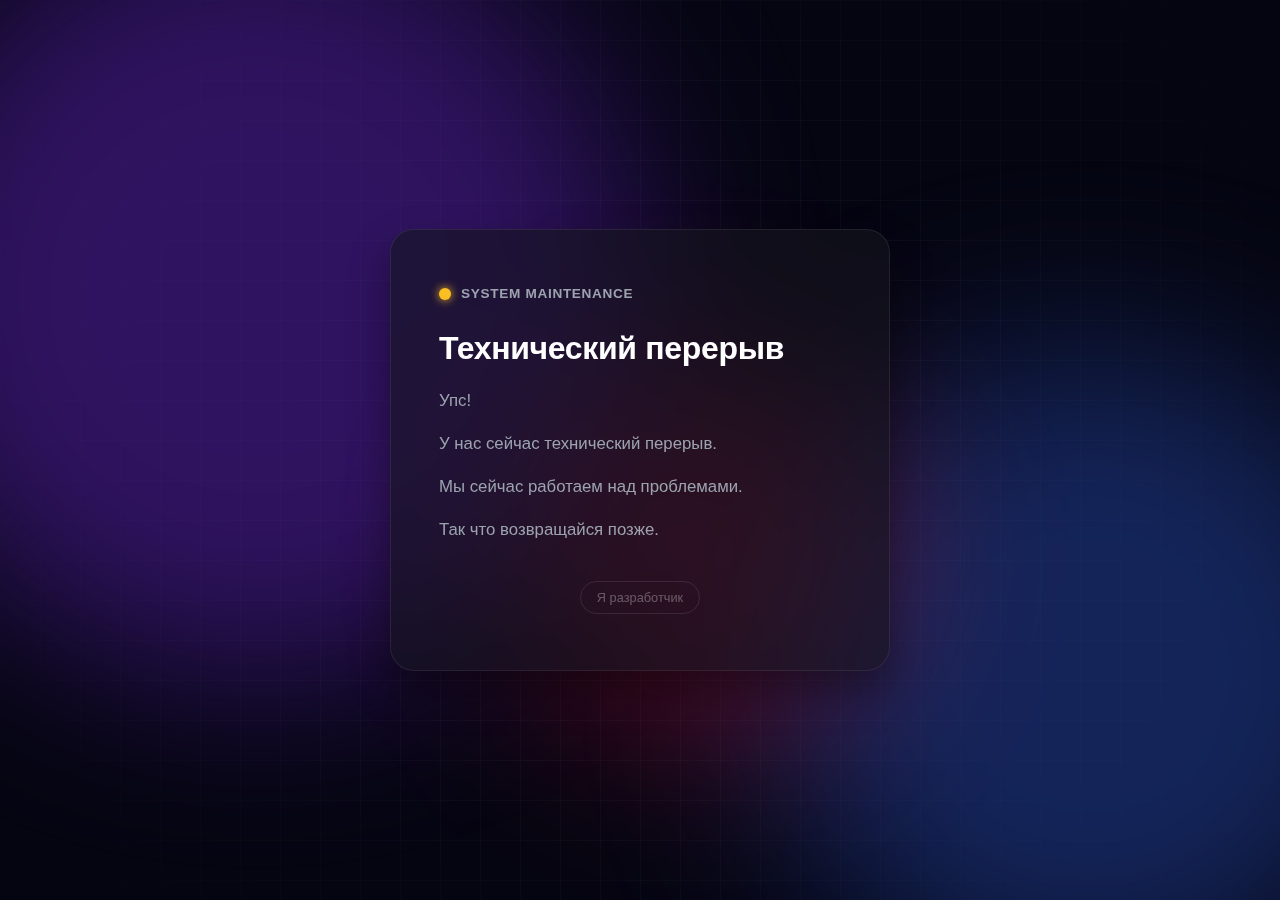
<file: index.html>
<!DOCTYPE html>
<html lang="ru">
<head>
    <meta charset="UTF-8">
    <meta name="viewport" content="width=device-width, initial-scale=1.0">
    <title>Технический перерыв</title>
    <style>
        /* --- Настройки и Цвета --- */
        :root {
            --bg-deep: #050511;
            --blob-1: #4c1d95;
            --blob-2: #1e3a8a;
            --blob-3: #be123c;
            
            --glass-bg: rgba(20, 20, 30, 0.6);
            --glass-border: rgba(255, 255, 255, 0.08);
            --text-main: #ffffff;
            --text-muted: #9CA3AF;
            --status-color: #fbbf24;
        }

        * {
            margin: 0;
            padding: 0;
            box-sizing: border-box;
            outline: none;
        }

        body {
            font-family: 'Inter', -apple-system, BlinkMacSystemFont, "Segoe UI", Roboto, Helvetica, Arial, sans-serif;
            background-color: var(--bg-deep);
            height: 100vh;
            width: 100vw;
            display: flex;
            align-items: center;
            justify-content: center;
            overflow: hidden;
            color: var(--text-main);
            position: relative;
        }

        /* --- Фон --- */
        .background-fx {
            position: absolute;
            top: 0;
            left: 0;
            width: 100%;
            height: 100%;
            z-index: -1;
            background: var(--bg-deep);
            overflow: hidden;
        }

        .blob {
            position: absolute;
            border-radius: 50%;
            filter: blur(90px);
            opacity: 0.6;
            animation: float 10s infinite ease-in-out alternate;
        }

        .blob-1 { top: -10%; left: -10%; width: 60vw; height: 60vw; background: var(--blob-1); }
        .blob-2 { bottom: -10%; right: -10%; width: 50vw; height: 50vw; background: var(--blob-2); animation-delay: -5s; }
        .blob-3 { top: 40%; left: 40%; width: 30vw; height: 30vw; background: var(--blob-3); opacity: 0.4; animation-duration: 15s; }

        .grid-overlay {
            position: absolute;
            top: 0; left: 0; width: 100%; height: 100%;
            background-image: 
                linear-gradient(rgba(255, 255, 255, 0.03) 1px, transparent 1px),
                linear-gradient(90deg, rgba(255, 255, 255, 0.03) 1px, transparent 1px);
            background-size: 40px 40px;
            z-index: -1;
            mask-image: radial-gradient(circle at center, black 40%, transparent 100%);
            -webkit-mask-image: radial-gradient(circle at center, black 40%, transparent 100%);
        }

        @keyframes float {
            0% { transform: translate(0, 0) scale(1); }
            100% { transform: translate(20px, -20px) scale(1.05); }
        }

        /* --- Основная карточка --- */
        .glass-container {
            position: relative;
            background: var(--glass-bg);
            backdrop-filter: blur(20px);
            -webkit-backdrop-filter: blur(20px);
            border: 1px solid var(--glass-border);
            padding: 3.5rem 3rem;
            border-radius: 24px;
            width: 90%;
            max-width: 500px;
            box-shadow: 0 20px 40px rgba(0,0,0,0.4);
            display: flex;
            flex-direction: column;
            gap: 1.2rem;
            z-index: 10;
        }

        /* Мигающий индикатор */
        .status-wrapper {
            display: flex;
            align-items: center;
            gap: 10px;
            margin-bottom: 0.5rem;
        }

        .status-dot {
            width: 12px;
            height: 12px;
            background-color: var(--status-color);
            border-radius: 50%;
            box-shadow: 0 0 10px var(--status-color);
            animation: blink 2s infinite ease-in-out;
        }

        .status-text {
            font-size: 0.85rem;
            color: var(--text-muted);
            text-transform: uppercase;
            letter-spacing: 0.05em;
            font-weight: 600;
        }

        @keyframes blink {
            0%, 100% { opacity: 1; transform: scale(1); }
            50% { opacity: 0.4; transform: scale(0.9); }
        }

        h1 {
            font-size: 2rem;
            font-weight: 700;
            letter-spacing: -0.01em;
            line-height: 1.2;
        }

        .message-content {
            font-size: 1.05rem;
            line-height: 1.8;
            color: var(--text-muted);
            font-weight: 400;
        }

        .message-content p { margin-bottom: 0.8rem; }
        .message-content p:last-child { margin-bottom: 0; }

        /* --- Кнопка разработчика --- */
        .dev-btn-wrapper {
            margin-top: 1rem;
            display: flex;
            justify-content: center;
        }

        .btn-dev {
            background: transparent;
            border: 1px solid rgba(255,255,255,0.1);
            color: rgba(255,255,255,0.3);
            font-size: 0.8rem;
            padding: 8px 16px;
            border-radius: 20px;
            cursor: pointer;
            transition: all 0.3s ease;
        }

        .btn-dev:hover {
            color: rgba(255,255,255,0.8);
            border-color: rgba(255,255,255,0.3);
            background: rgba(255,255,255,0.05);
        }

        /* --- МОДАЛЬНОЕ ОКНО --- */
        .modal-overlay {
            position: fixed;
            top: 0; left: 0; width: 100%; height: 100%;
            background: rgba(0, 0, 0, 0.6);
            backdrop-filter: blur(5px);
            z-index: 999;
            display: flex;
            align-items: center;
            justify-content: center;
            opacity: 0;
            pointer-events: none;
            transition: opacity 0.3s ease;
        }

        .modal-overlay.active {
            opacity: 1;
            pointer-events: all;
        }

        .modal-card {
            background: #111118;
            border: 1px solid rgba(255, 255, 255, 0.1);
            padding: 2rem;
            border-radius: 16px;
            width: 300px;
            transform: translateY(20px);
            transition: transform 0.3s cubic-bezier(0.175, 0.885, 0.32, 1.275);
            display: flex;
            flex-direction: column;
            gap: 1rem;
        }

        .modal-overlay.active .modal-card {
            transform: translateY(0);
        }

        .modal-title {
            font-size: 1.1rem;
            font-weight: 600;
            color: #fff;
            text-align: center;
        }

        .modal-input {
            width: 100%;
            background: rgba(255,255,255,0.05);
            border: 1px solid rgba(255,255,255,0.1);
            padding: 12px;
            border-radius: 8px;
            color: #fff;
            text-align: center;
            font-family: monospace;
            font-size: 1.2rem;
            letter-spacing: 0.2em;
        }

        .modal-input:focus {
            border-color: #3b82f6;
        }

        .modal-close {
            margin-top: 0.5rem;
            background: transparent;
            border: none;
            color: #6b7280;
            cursor: pointer;
            font-size: 0.9rem;
        }
        
        .modal-close:hover { color: #fff; }

        @media (max-width: 600px) {
            .glass-container { padding: 2.5rem 2rem; }
            h1 { font-size: 1.75rem; }
        }
    </style>
</head>
<body>

    <div class="background-fx">
        <div class="blob blob-1"></div>
        <div class="blob blob-2"></div>
        <div class="blob blob-3"></div>
        <div class="grid-overlay"></div>
    </div>

    <div class="glass-container">
        
        <div class="status-wrapper">
            <div class="status-dot"></div>
            <span class="status-text">System Maintenance</span>
        </div>

        <h1>Технический перерыв</h1>
        
        <div class="message-content">
            <p>Упс!</p>
            <p>У нас сейчас технический перерыв.</p>
            <p>Мы сейчас работаем над проблемами.</p>
            <p>Так что возвращайся позже.</p>
        </div>

        <div class="dev-btn-wrapper">
            <button class="btn-dev" onclick="openDevModal()">Я разработчик</button>
        </div>
    </div>

    <div class="modal-overlay" id="devModal">
        <div class="modal-card">
            <div class="modal-title">Terminal Access</div>
            <input type="password" id="devCode" class="modal-input" placeholder="****" maxlength="4" oninput="checkCode()">
            <button class="modal-close" onclick="closeDevModal()">Закрыть</button>
        </div>
    </div>

    <script>
        const modal = document.getElementById('devModal');
        const input = document.getElementById('devCode');

        function openDevModal() {
            modal.classList.add('active');
            setTimeout(() => input.focus(), 100);
        }

        function closeDevModal() {
            modal.classList.remove('active');
            input.value = ''; 
        }

        modal.addEventListener('click', (e) => {
            if (e.target === modal) closeDevModal();
        });

        function checkCode() {
            const val = input.value;
            if (val.length < 4) return;

            const num = parseInt(val);
            if (!isNaN(num)) {
                // Код 1237 зашифрован
                if ((num * 7) - 111 === 8548) {
                    input.style.borderColor = '#22c55e';
                    input.style.color = '#22c55e';
                    
                    setTimeout(() => {
                        // Вот твоя ссылка, в точности как ты просил:
                        window.location.href = 'https://golkatok.github.io/app/index1 НЕ ЗАБУДЬ ПОМЕНЯТЬ НАЗВАНИЕ.html';
                    }, 500);
                } else {
                    if (val.length === 4) {
                        input.style.borderColor = '#ef4444';
                        setTimeout(() => input.style.borderColor = 'rgba(255,255,255,0.1)', 1000);
                    }
                }
            }
        }
    </script>
</body>
</html>
</file>
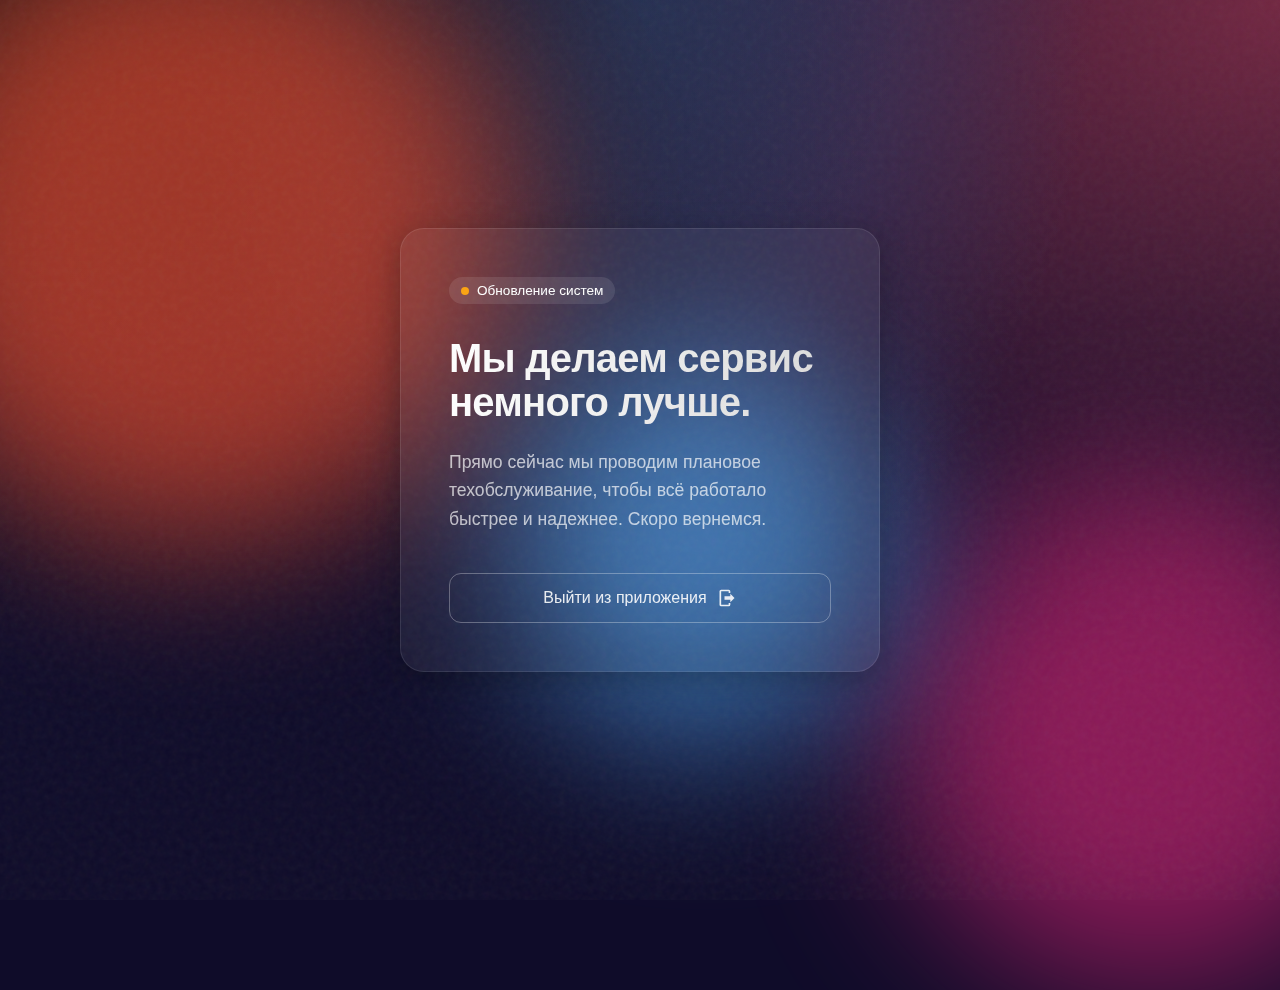
<file: techp.html>
<!DOCTYPE html>
<html lang="ru">
<head>
    <meta charset="UTF-8">
    <meta name="viewport" content="width=device-width, initial-scale=1.0">
    <title>Технический перерыв</title>
    <style>
        /* --- 1. Сброс и База --- */
        * {
            margin: 0;
            padding: 0;
            box-sizing: border-box;
        }

        body {
            font-family: 'Inter', -apple-system, BlinkMacSystemFont, "Segoe UI", Roboto, Helvetica, Arial, sans-serif;
            height: 100vh;
            width: 100vw;
            overflow: hidden;
            display: flex;
            align-items: center;
            justify-content: center;
            background-color: #0f0c29; /* Темная подложка */
            color: #ffffff;
            position: relative;
        }

        /* --- 2. Живой Фон (Mesh Gradient) --- */
        .gradient-bg {
            position: absolute;
            top: 0;
            left: 0;
            width: 100%;
            height: 100%;
            z-index: -2;
            background: 
                radial-gradient(at 0% 0%, hsla(253,16%,7%,1) 0, transparent 50%), 
                radial-gradient(at 50% 0%, hsla(225,39%,30%,1) 0, transparent 50%), 
                radial-gradient(at 100% 0%, hsla(339,49%,30%,1) 0, transparent 50%);
        }

        .orb {
            position: absolute;
            border-radius: 50%;
            filter: blur(80px);
            z-index: -1;
            animation: float 10s infinite ease-in-out alternate;
            opacity: 0.6;
        }

        .orb-1 {
            width: 50vw;
            height: 50vw;
            background: #ff512f;
            top: -10%;
            left: -10%;
            animation-duration: 14s;
        }

        .orb-2 {
            width: 40vw;
            height: 40vw;
            background: #dd2476;
            bottom: -10%;
            right: -10%;
            animation-duration: 11s;
        }

        .orb-3 {
            width: 30vw;
            height: 30vw;
            background: #4facfe;
            top: 40%;
            left: 40%;
            animation-duration: 16s;
        }

        @keyframes float {
            0% { transform: translate(0, 0) scale(1); }
            100% { transform: translate(30px, 50px) scale(1.1); }
        }

        /* --- 3. Текстура Шума (Делает дизайн "не цифровым") --- */
        .noise-overlay {
            position: fixed;
            top: 0;
            left: 0;
            width: 100%;
            height: 100%;
            pointer-events: none;
            z-index: 99;
            opacity: 0.05;
            background-image: url("data:image/svg+xml,%3Csvg viewBox='0 0 200 200' xmlns='http://www.w3.org/2000/svg'%3E%3Cfilter id='noiseFilter'%3E%3CfeTurbulence type='fractalNoise' baseFrequency='0.65' numOctaves='3' stitchTiles='stitch'/%3E%3C/filter%3E%3Crect width='100%25' height='100%25' filter='url(%23noiseFilter)'/%3E%3C/svg%3E");
        }

        /* --- 4. Карточка (Glassmorphism) --- */
        .glass-card {
            background: rgba(255, 255, 255, 0.05);
            backdrop-filter: blur(16px);
            -webkit-backdrop-filter: blur(16px);
            border: 1px solid rgba(255, 255, 255, 0.1);
            padding: 3rem;
            border-radius: 24px;
            max-width: 480px;
            width: 90%;
            text-align: left;
            box-shadow: 0 8px 32px 0 rgba(0, 0, 0, 0.3);
            display: flex;
            flex-direction: column;
            gap: 1.5rem;
            position: relative;
            z-index: 10;
        }

        h1 {
            font-size: 2.5rem;
            font-weight: 700;
            line-height: 1.1;
            background: linear-gradient(to right, #ffffff, #dcdcdc);
            -webkit-background-clip: text;
            -webkit-text-fill-color: transparent;
            letter-spacing: -0.02em;
        }

        p {
            font-size: 1.1rem;
            line-height: 1.6;
            color: rgba(255, 255, 255, 0.7);
            font-weight: 400;
        }

        /* Статус бар */
        .status-badge {
            display: inline-flex;
            align-items: center;
            gap: 8px;
            padding: 6px 12px;
            background: rgba(255, 255, 255, 0.1);
            border-radius: 20px;
            font-size: 0.85rem;
            color: #fff;
            width: fit-content;
            margin-bottom: 0.5rem;
        }

        .dot {
            width: 8px;
            height: 8px;
            background-color: #fca311;
            border-radius: 50%;
            animation: pulse 2s infinite;
        }

        @keyframes pulse {
            0% { opacity: 1; box-shadow: 0 0 0 0 rgba(252, 163, 17, 0.7); }
            70% { opacity: 1; box-shadow: 0 0 0 6px rgba(252, 163, 17, 0); }
            100% { opacity: 1; box-shadow: 0 0 0 0 rgba(252, 163, 17, 0); }
        }

        /* --- 5. Кнопка --- */
        .btn-exit {
            margin-top: 1rem;
            background: transparent;
            color: rgba(255,255,255,0.9);
            border: 1px solid rgba(255,255,255,0.3);
            padding: 14px 28px;
            font-size: 1rem;
            border-radius: 12px;
            cursor: pointer;
            transition: all 0.3s ease;
            display: flex;
            align-items: center;
            justify-content: center;
            gap: 10px;
            width: 100%;
            font-weight: 500;
            text-decoration: none; /* Если используем <a> */
        }

        .btn-exit:hover {
            background: rgba(255, 255, 255, 0.1);
            border-color: rgba(255, 255, 255, 0.8);
            transform: translateY(-2px);
        }

        .btn-exit:active {
            transform: translateY(0);
        }

        /* Иконка выхода */
        .icon-exit {
            width: 20px;
            height: 20px;
            fill: currentColor;
        }

        /* Адаптив для мобильных */
        @media (max-width: 600px) {
            .glass-card {
                padding: 2rem;
            }
            h1 {
                font-size: 2rem;
            }
        }
    </style>
</head>
<body>

    <div class="noise-overlay"></div>

    <div class="gradient-bg"></div>
    <div class="orb orb-1"></div>
    <div class="orb orb-2"></div>
    <div class="orb orb-3"></div>

    <div class="glass-card">
        <div class="status-badge">
            <span class="dot"></span>
            Обновление систем
        </div>
        
        <h1>Мы делаем сервис<br>немного лучше.</h1>
        
        <p>
            Прямо сейчас мы проводим плановое техобслуживание, чтобы всё работало быстрее и надежнее. Скоро вернемся.
        </p>

        <button class="btn-exit" onclick="exitApp()">
            <span>Выйти из приложения</span>
            <svg class="icon-exit" viewBox="0 0 24 24">
                <path d="M16 17v-3H9v-4h7V7l5 5-5 5M14 2a2 2 0 0 1 2 2v2h-2V4H5v16h9v-2h2v2a2 2 0 0 1-2 2H5a2 2 0 0 1-2-2V4a2 2 0 0 1 2-2h9Z"/>
            </svg>
        </button>
    </div>

    <script>
        function exitApp() {
            // Логика выхода зависит от окружения

            // 1. Попытка закрыть окно (работает в PWA / WebView / некоторых попапах)
            try {
                window.close();
            } catch (e) {
                console.log("Window close blocked");
            }

            // 2. Если это мобильное приложение (Android/iOS WebView Bridge)
            // Примеры распространенных интерфейсов:
            if (window.Android) {
                try { window.Android.closeApp(); } catch(e){}
            }
            if (window.webkit && window.webkit.messageHandlers && window.webkit.messageHandlers.closeApp) {
                try { window.webkit.messageHandlers.closeApp.postMessage('close'); } catch(e){}
            }

            // 3. Фолбэк: если мы в браузере и не можем закрыть вкладку
            // Обычно здесь делают редирект на страницу логина или гугла
            // window.location.href = '/login'; 
            
            // Визуальный отклик, если закрытие невозможно сразу
            const btn = document.querySelector('.btn-exit');
            const originalText = btn.querySelector('span').innerText;
            
            btn.querySelector('span').innerText = 'Выходим...';
            btn.style.opacity = '0.7';
            
            // Если ничего не сработало через 2 сек (для теста в браузере)
            setTimeout(() => {
                alert('Команда на закрытие отправлена (в реальном приложении окно закроется).');
                btn.querySelector('span').innerText = originalText;
                btn.style.opacity = '1';
            }, 1000);
        }
    </script>
</body>
</html>
</file>
